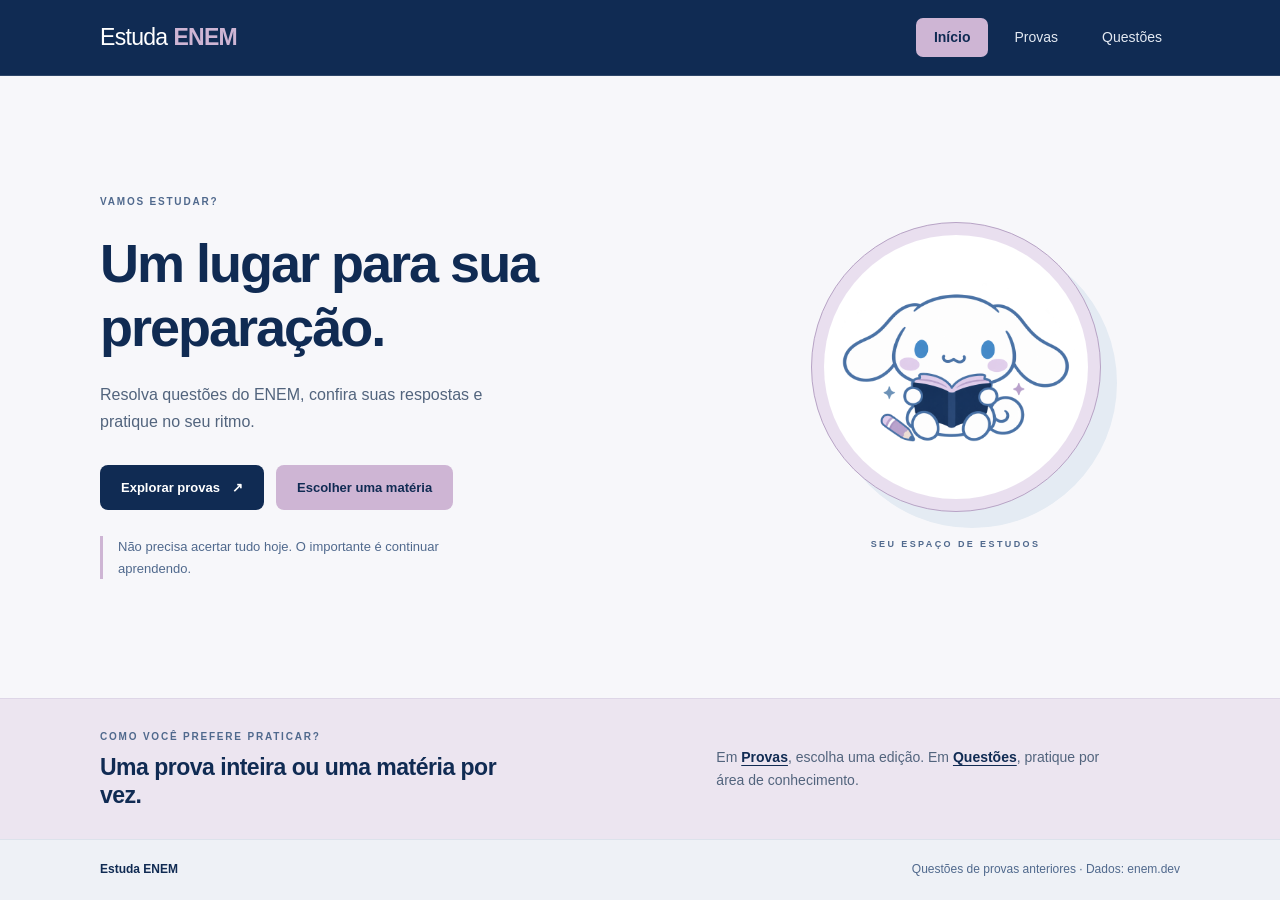
<file: index.html>
<!DOCTYPE html>
<html lang="en">
<head>
  <meta charset="UTF-8">
  <meta name="viewport" content="width=device-width, initial-scale=1.0">
  <meta name="theme-color" content="#102b53">
  <title>Estuda ENEM</title>
  <link rel="icon" type="image/png" href="assets/logo2.png">
  <link rel="stylesheet" href="style.css">
  <script src="script.js" defer></script>
</head>

<body data-page="inicio">
  <header class="header">
    <div class="container header-inner">
      <a class="brand" href="index.html">
        Estuda <strong>ENEM</strong>
      </a>

      <button
        class="menu-toggle"
        id="menuToggle"
        type="button"
        aria-label="Abrir menu"
        aria-controls="nav"
        aria-expanded="false"
      >☰</button>

      <nav class="nav" id="nav" aria-label="Navegação principal">
        <a class="nav-link active" href="index.html" aria-current="page">
          Início
        </a>
        <a class="nav-link" href="provas.html">Provas</a>
        <a class="nav-link" href="questoes.html">Questões</a>
      </nav>
    </div>
  </header>

  <main class="home-main">
    <section class="home container">
      <div class="home-content">
        <span class="eyebrow">VAMOS ESTUDAR?</span>

        <h1>Um lugar para sua preparação.</h1>

        <p class="home-description">
          Resolva questões do ENEM, confira suas respostas e
          pratique no seu ritmo.
        </p>

        <div class="home-actions">
          <a class="btn btn-primary" href="provas.html">
            Explorar provas <span aria-hidden="true">↗</span>
          </a>

          <a class="btn btn-lavender" href="questoes.html">
            Escolher uma matéria
          </a>
        </div>

        <p class="home-message">
          Não precisa acertar tudo hoje. O importante é continuar aprendendo.
        </p>
      </div>

      <div class="home-identity">
        <div class="logo-frame">
          <img
            class="home-logo"
            src="assets/logo.png"
            alt="Logo Estuda ENEM"
          >
        </div>

        <span class="identity-caption">SEU ESPAÇO DE ESTUDOS</span>
      </div>
    </section>

    <section class="study-note">
      <div class="container study-note-inner">
        <div>
          <span class="section-kicker">COMO VOCÊ PREFERE PRATICAR?</span>
          <h2>Uma prova inteira ou uma matéria por vez.</h2>
        </div>

        <p>
          Em <a href="provas.html">Provas</a>, escolha uma edição.
          Em <a href="questoes.html">Questões</a>, pratique por área de conhecimento.
        </p>
      </div>
    </section>
  </main>

  <footer class="footer">
    <div class="container footer-inner">
      <span>Estuda ENEM</span>
      <span>Questões de provas anteriores · Dados: enem.dev</span>
    </div>
  </footer>
</body>

</html>
</file>
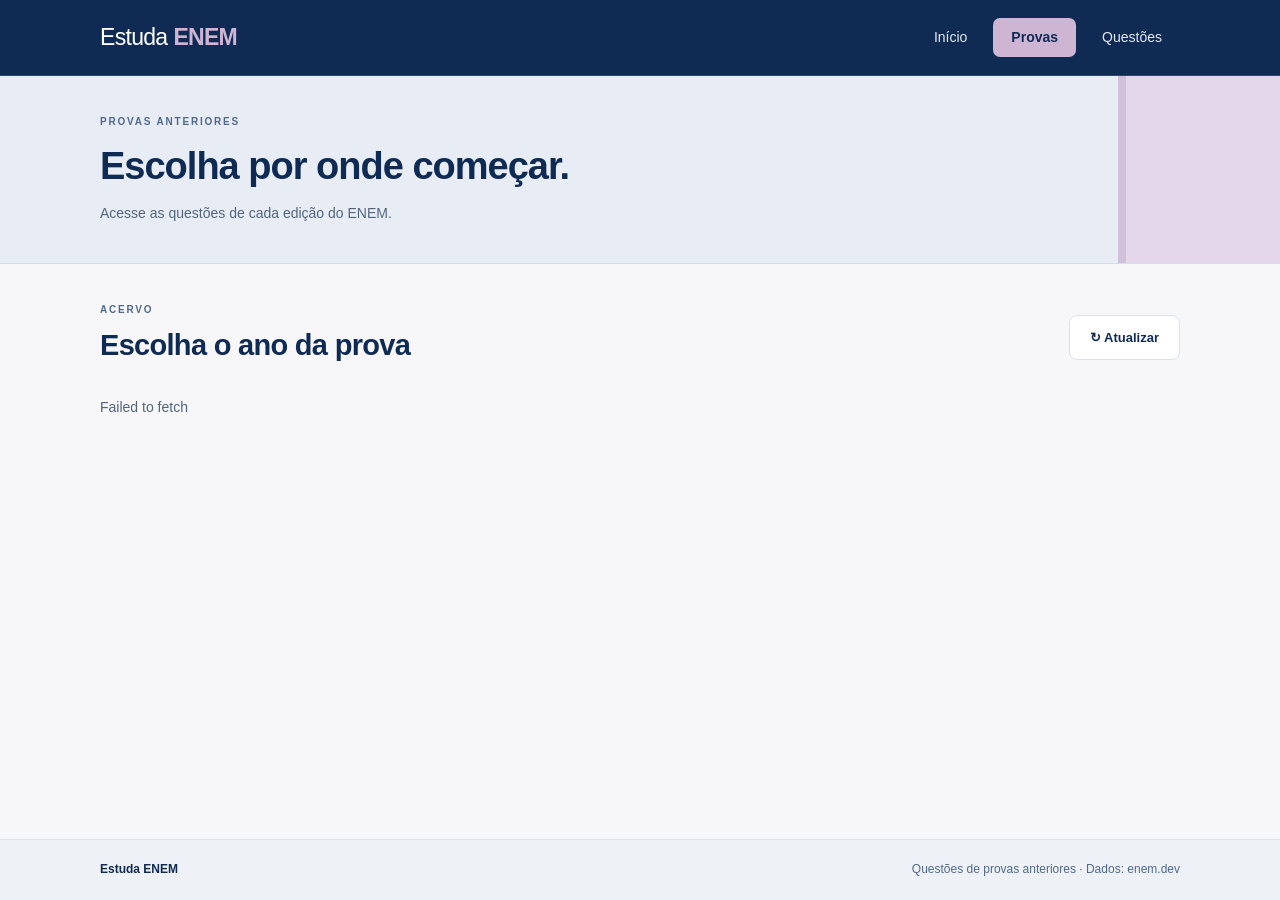
<file: provas.html>
<!DOCTYPE html>
<html lang="en">
<head>
  <meta charset="UTF-8">
  <meta name="viewport" content="width=device-width, initial-scale=1.0">
  <meta name="theme-color" content="#102b53">
  <title>Provas do Estuda ENEM</title>
  <link rel="icon" type="image/png" href="assets/logo2.png">
  <link rel="stylesheet" href="style.css">
  <script src="script.js" defer></script>
</head>

<body data-page="provas">
  <header class="header">
    <div class="container header-inner">
      <a class="brand" href="index.html">
        Estuda <strong>ENEM</strong>
      </a>

      <button
        class="menu-toggle"
        id="menuToggle"
        type="button"
        aria-label="Abrir menu"
        aria-controls="nav"
        aria-expanded="false"
      >☰</button>

      <nav class="nav" id="nav" aria-label="Navegação principal">
        <a class="nav-link" href="index.html">Início</a>
        <a class="nav-link active" href="provas.html" aria-current="page">
          Provas
        </a>
        <a class="nav-link" href="questoes.html">Questões</a>
      </nav>
    </div>
  </header>

  <main>
    <section class="page-banner">
      <div class="container">
        <span class="eyebrow">PROVAS ANTERIORES</span>
        <h1>Escolha por onde começar.</h1>
        <p>Acesse as questões de cada edição do ENEM.</p>
      </div>
    </section>

    <section class="section container" id="anos">
      <div class="section-heading heading-row">
        <div>
          <span class="section-kicker">ACERVO</span>
          <h2>Escolha o ano da prova</h2>
        </div>

        <button class="btn btn-secondary" id="reloadExams" type="button">
          ↻ Atualizar
        </button>
      </div>

      <p class="status" id="examsStatus" role="status"></p>
      <div class="cards-grid" id="examsGrid"></div>
    </section>

    <section class="section section-soft" id="practiceSection" hidden>
      <div class="container practice-container">
        <div class="section-heading">
          <span class="section-kicker">PRÁTICA</span>
          <h2 id="practiceTitle">Questões da prova</h2>
          <p>Selecione uma alternativa para conferir sua resposta.</p>
        </div>

        <div class="question-toolbar">
          <span id="questionCount">Nenhuma questão carregada.</span>
          <a class="text-link" href="#anos">Escolher outro ano ↑</a>
        </div>

        <p class="status" id="questionsStatus" role="status"></p>
        <div class="questions-list" id="questionsList"></div>

        <div class="load-more">
          <button class="btn btn-primary" id="moreQuestions" type="button" hidden>
            Carregar mais questões
          </button>
        </div>
      </div>
    </section>
  </main>

  <footer class="footer">
    <div class="container footer-inner">
      <span>Estuda ENEM</span>
      <span>Questões de provas anteriores · Dados: enem.dev</span>
    </div>
  </footer>
</body>

</html>
</file>
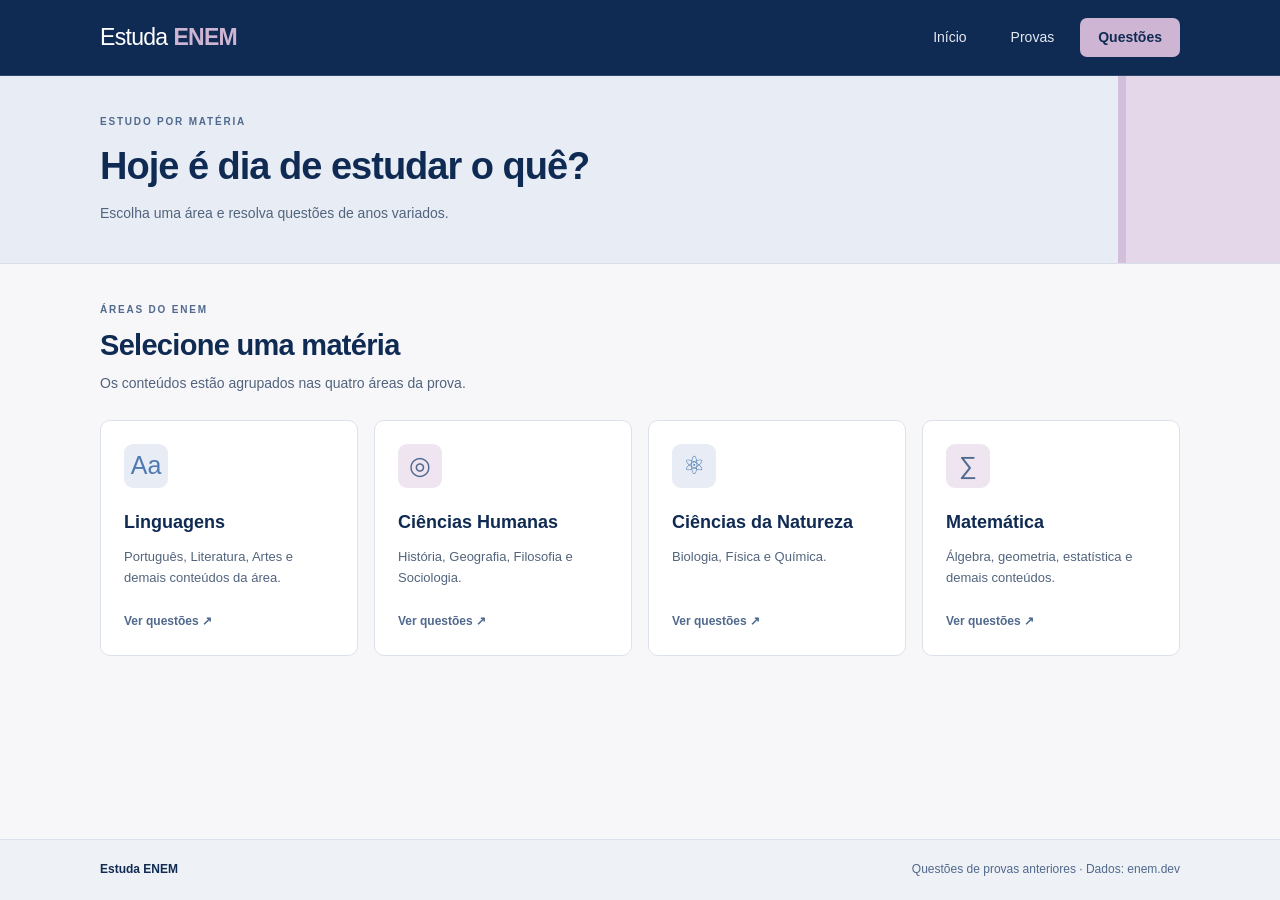
<file: questoes.html>
<!DOCTYPE html>
<html lang="en">
<head>
  <meta charset="UTF-8">
  <meta name="viewport" content="width=device-width, initial-scale=1.0">
  <meta name="theme-color" content="#102b53">
  <title>Questões do Estuda ENEM</title>
  <link rel="icon" type="image/png" href="assets/logo2.png">
  <link rel="stylesheet" href="style.css">
  <script src="script.js" defer></script>
</head>

<body data-page="questoes">
  <header class="header">
    <div class="container header-inner">
      <a class="brand" href="index.html">
        Estuda <strong>ENEM</strong>
      </a>

      <button
        class="menu-toggle"
        id="menuToggle"
        type="button"
        aria-label="Abrir menu"
        aria-controls="nav"
        aria-expanded="false"
      >☰</button>

      <nav class="nav" id="nav" aria-label="Navegação principal">
        <a class="nav-link" href="index.html">Início</a>
        <a class="nav-link" href="provas.html">Provas</a>
        <a class="nav-link active" href="questoes.html" aria-current="page">
          Questões
        </a>
      </nav>
    </div>
  </header>

  <main>
    <section class="page-banner">
      <div class="container">
        <span class="eyebrow">ESTUDO POR MATÉRIA</span>
        <h1>Hoje é dia de estudar o quê?</h1>
        <p>Escolha uma área e resolva questões de anos variados.</p>
      </div>
    </section>

    <section class="section container" id="materias">
      <div class="section-heading">
        <span class="section-kicker">ÁREAS DO ENEM</span>
        <h2>Selecione uma matéria</h2>
        <p>Os conteúdos estão agrupados nas quatro áreas da prova.</p>
      </div>

      <div class="subjects-grid">
        <button
          class="subject-card"
          data-subject="linguagens"
          type="button"
          aria-pressed="false"
        >
          <span class="subject-symbol" aria-hidden="true">Aa</span>
          <strong>Linguagens</strong>
          <span class="subject-description">
            Português, Literatura, Artes e demais conteúdos da área.
          </span>
          <span class="card-link">Ver questões ↗</span>
        </button>

        <button
          class="subject-card"
          data-subject="ciencias-humanas"
          type="button"
          aria-pressed="false"
        >
          <span class="subject-symbol" aria-hidden="true">◎</span>
          <strong>Ciências Humanas</strong>
          <span class="subject-description">
            História, Geografia, Filosofia e Sociologia.
          </span>
          <span class="card-link">Ver questões ↗</span>
        </button>

        <button
          class="subject-card"
          data-subject="ciencias-natureza"
          type="button"
          aria-pressed="false"
        >
          <span class="subject-symbol" aria-hidden="true">⚛</span>
          <strong>Ciências da Natureza</strong>
          <span class="subject-description">
            Biologia, Física e Química.
          </span>
          <span class="card-link">Ver questões ↗</span>
        </button>

        <button
          class="subject-card"
          data-subject="matematica"
          type="button"
          aria-pressed="false"
        >
          <span class="subject-symbol" aria-hidden="true">∑</span>
          <strong>Matemática</strong>
          <span class="subject-description">
            Álgebra, geometria, estatística e demais conteúdos.
          </span>
          <span class="card-link">Ver questões ↗</span>
        </button>
      </div>

      <p class="status" id="subjectsStatus" role="status"></p>
    </section>

    <section class="section section-soft" id="practiceSection" hidden>
      <div class="container practice-container">
        <div class="section-heading">
          <span class="section-kicker">HORA DE PRATICAR</span>
          <h2 id="practiceTitle">Questões</h2>
          <p>Selecione uma alternativa para conferir sua resposta.</p>
        </div>

        <div class="question-toolbar">
          <span id="questionCount">Nenhuma questão carregada.</span>
          <a class="text-link" href="#materias">Escolher outra área ↑</a>
        </div>

        <p class="status" id="questionsStatus" role="status"></p>
        <div class="questions-list" id="questionsList"></div>

        <div class="load-more">
          <button class="btn btn-primary" id="moreQuestions" type="button" hidden>
            Carregar mais questões
          </button>
        </div>
      </div>
    </section>
  </main>

  <footer class="footer">
    <div class="container footer-inner">
      <span>Estuda ENEM</span>
      <span>Questões de provas anteriores · Dados: enem.dev</span>
    </div>
  </footer>
</body>

</html>
</file>
<file: style.css>
:root {
  --navy: #102b53;
  --slate: #50698d;
  --lavender: #ceb5d4;
  --blue: #4e7ab1;
  --sky: #7d9fc0;
  --paper: #f7f7fa;
  --white: #ffffff;
  --line: #dce2eb;
  --muted: #52647d;
}

* {
  box-sizing: border-box;
}

html {
  scroll-behavior: smooth;
  scroll-padding-top: 100px;
}

body {
  min-height: 100vh;
  margin: 0;
  padding-top: 76px;
  display: flex;
  flex-direction: column;
  background: var(--paper);
  color: var(--navy);
  font: 15px/1.65 "Segoe UI", Arial, sans-serif;
}

main {
  flex: 1;
}

h1, h2, h3, p {
  margin: 0;
}

h1, h2, h3 {
  line-height: 1.2;
}

a {
  color: inherit;
  text-decoration: none;
}

button, select, input {
  font: inherit;
}

button, a {
  -webkit-tap-highlight-color: transparent;
  touch-action: manipulation;
}

button {
  cursor: pointer;
}

img {
  max-width: 100%;
}

[hidden] {
  display: none !important;
}

:focus-visible {
  outline: 3px solid var(--blue);
  outline-offset: 4px;
}

.container {
  width: min(1080px, calc(100% - 48px));
  margin-inline: auto;
}

.header {
  position: fixed;
  inset: 0 0 auto;
  height: 76px;
  z-index: 100;
  background: var(--navy);
  border-bottom: 1px solid #ffffff20;
}

.header-inner {
  height: 100%;
  display: flex;
  align-items: center;
  justify-content: space-between;
  gap: 24px;
}

.brand {
  display: inline-flex;
  align-items: baseline;
  gap: 6px;
  color: white;
  font-size: 23px;
  font-weight: 450;
  letter-spacing: -.7px;
  white-space: nowrap;
}

.brand strong {
  color: var(--lavender);
  font-weight: 700;
}

.nav {
  display: flex;
  align-items: center;
  gap: 8px;
}

.nav-link {
  padding: 8px 18px;
  border-radius: 7px;
  color: #e3e9f2;
  font-size: 14px;
  transition: background .18s, color .18s;
}

.nav-link:hover {
  background: #ffffff12;
  color: white;
}

.nav-link.active {
  background: var(--lavender);
  color: var(--navy);
  font-weight: 650;
}

.menu-toggle {
  display: none;
  width: 42px;
  height: 42px;
  padding: 0;
  border: 1px solid #ffffff40;
  border-radius: 7px;
  background: transparent;
  color: white;
  font-size: 23px;
}

.home-main {
  display: flex;
  flex-direction: column;
}

.home {
  flex: 1;
  display: grid;
  grid-template-columns: 1.25fr 1fr;
  align-items: center;
  gap: 70px;
  padding-block: 75px;
}

.eyebrow, .section-kicker {
  display: block;
  color: var(--slate);
  font-size: 10px;
  font-weight: 750;
  letter-spacing: 1.8px;
}

.home .eyebrow {
  margin-bottom: 20px;
}

.home h1 {
  max-width: 520px;
  margin-bottom: 22px;
  font-size: clamp(36px, 4.6vw, 54px);
  font-weight: 600;
  letter-spacing: -2px;
}

.home-description {
  max-width: 410px;
  color: var(--muted);
  font-size: 16px;
}

.home-actions {
  display: flex;
  flex-wrap: wrap;
  gap: 12px;
  margin-top: 30px;
}

.home-message {
  max-width: 400px;
  margin-top: 26px;
  padding-left: 15px;
  border-left: 3px solid var(--lavender);
  color: var(--slate);
  font-size: 13px;
}

.home-identity {
  display: flex;
  align-items: center;
  flex-direction: column;
  gap: 25px;
}

.logo-frame {
  width: min(290px, 100%);
  aspect-ratio: 1;
  padding: 12px;
  border: 1px solid #b7a3c5;
  border-radius: 50%;
  background: #e9dfef;
  box-shadow: 16px 16px 0 #e4ebf3;
}

.home-logo {
  display: block;
  width: 100%;
  height: 100%;
  border-radius: 50%;
  background: white;
  object-fit: contain;
}

.identity-caption {
  color: var(--slate);
  font-size: 9px;
  font-weight: 700;
  letter-spacing: 2.4px;
}

.study-note {
  padding-block: 30px;
  border-top: 1px solid #ded6e7;
  background: #ece5f0;
}

.study-note-inner {
  display: grid;
  grid-template-columns: 1.2fr 1fr;
  align-items: center;
  gap: 60px;
}

.study-note h2 {
  max-width: 430px;
  margin-top: 9px;
  font-size: 23px;
  font-weight: 550;
  letter-spacing: -.5px;
}

.study-note p {
  max-width: 400px;
  color: var(--muted);
  font-size: 14px;
}

.study-note a {
  color: var(--navy);
  font-weight: 650;
  text-decoration: underline;
  text-underline-offset: 3px;
}

.btn {
  display: inline-flex;
  align-items: center;
  justify-content: center;
  gap: 12px;
  min-height: 44px;
  padding: 11px 20px;
  border: 1px solid transparent;
  border-radius: 8px;
  font-size: 13px;
  font-weight: 650;
  text-align: center;
  transition: background .18s, border-color .18s;
}

.btn-primary {
  background: var(--navy);
  color: white;
}

.btn-primary:hover:not(:disabled) {
  background: var(--slate);
}

.btn-lavender {
  background: var(--lavender);
  color: var(--navy);
}

.btn-lavender:hover {
  background: #bea1c7;
}

.btn-secondary {
  border-color: var(--line);
  background: white;
  color: var(--navy);
}

.btn-secondary:hover:not(:disabled) {
  border-color: var(--sky);
  background: #edf2f7;
}

.btn:disabled {
  opacity: .6;
  cursor: wait;
}

.page-banner {
  position: relative;
  overflow: hidden;
  padding-block: 38px;
  background: #e8edf5;
  border-bottom: 1px solid #d8dfeb;
}

.page-banner::after {
  content: "";
  position: absolute;
  right: 0;
  top: 0;
  bottom: 0;
  width: 12%;
  background: #e3d7e9;
  border-left: 8px solid #d2bfdc;
}

.page-banner .container {
  position: relative;
  z-index: 1;
}

.page-banner .eyebrow {
  margin-bottom: 13px;
}

.page-banner h1 {
  max-width: 760px;
  margin-bottom: 13px;
  font-size: clamp(28px, 3.2vw, 38px);
  font-weight: 600;
  letter-spacing: -1px;
}

.page-banner p {
  max-width: 75%;
  color: var(--muted);
  font-size: 14px;
}

.section {
  padding-block: 38px;
}

.section-soft {
  background: #eaf0f6;
  border-top: 1px solid var(--line);
}

.section-heading {
  margin-bottom: 24px;
}

.section-kicker {
  margin-bottom: 9px;
}

.section-heading h2 {
  margin-bottom: 10px;
  font-size: clamp(24px, 2.6vw, 29px);
  font-weight: 600;
  letter-spacing: -.7px;
}

.section-heading p {
  color: var(--muted);
  font-size: 14px;
}

.heading-row {
  display: flex;
  align-items: center;
  justify-content: space-between;
  gap: 20px;
}

.cards-grid {
  display: grid;
  grid-template-columns: repeat(4, minmax(0, 1fr));
  gap: 16px;
}

.exam-card {
  padding: 21px;
  border: 1px solid var(--line);
  border-top: 3px solid var(--sky);
  border-radius: 10px;
  background: white;
  transition: border-color .18s, box-shadow .18s;
}

.exam-card:nth-child(even) {
  border-top-color: var(--lavender);
}

.exam-card:hover {
  border-color: var(--slate);
  box-shadow: 0 6px 18px #102b530a;
}

.exam-label {
  margin-bottom: 12px;
  color: var(--slate);
  font-size: 9px;
  font-weight: 700;
  letter-spacing: 1.3px;
}

.exam-card h3 {
  margin-bottom: 23px;
  font-size: 25px;
  font-weight: 650;
  letter-spacing: -.8px;
}

.exam-card button {
  width: 100%;
  padding: 10px 0 0;
  border: 0;
  border-top: 1px solid #e9edf3;
  background: transparent;
  color: var(--slate);
  font-size: 12px;
  font-weight: 650;
  text-align: left;
}

.exam-card button:hover {
  color: var(--navy);
}

.subjects-grid {
  display: grid;
  grid-template-columns: repeat(4, minmax(0, 1fr));
  gap: 16px;
}

.subject-card {
  display: flex;
  flex-direction: column;
  align-items: flex-start;
  padding: 23px;
  border: 1px solid var(--line);
  border-radius: 10px;
  background: white;
  color: var(--navy);
  text-align: left;
  transition: background .18s, border-color .18s;
}

.subject-symbol {
  display: grid;
  place-items: center;
  width: 44px;
  height: 44px;
  margin-bottom: 23px;
  border-radius: 9px;
  background: #e8edf5;
  color: var(--blue);
  font-size: 25px;
}

.subject-card:nth-child(even) .subject-symbol {
  background: #eee5f1;
  color: var(--slate);
}

.subject-card:hover {
  border-color: var(--sky);
  background: #fafbfd;
}

.subject-card.selected {
  border-color: #b79ac3;
  background: #eee5f1;
}

.subject-card strong {
  margin-bottom: 12px;
  font-size: 18px;
  line-height: 1.3;
}

.subject-description {
  display: block;
  margin-bottom: 23px;
  color: var(--muted);
  font-size: 13px;
}

.card-link {
  margin-top: auto;
  color: var(--slate);
  font-size: 12px;
  font-weight: 650;
}

.practice-container {
  max-width: 920px;
}

.status {
  margin-block: 16px;
  color: var(--muted);
  font-size: 14px;
}

.status:empty, .answer-feedback:empty {
  display: none;
}

.question-toolbar {
  display: flex;
  align-items: center;
  justify-content: space-between;
  flex-wrap: wrap;
  gap: 12px;
  margin-bottom: 22px;
  color: var(--muted);
  font-size: 12px;
}

.text-link {
  color: var(--navy);
  font-weight: 650;
}

.text-link:hover {
  text-decoration: underline;
  text-underline-offset: 4px;
}

.questions-list {
  display: grid;
  gap: 22px;
}

.question-card {
  min-width: 0;
  padding: 30px;
  border: 1px solid var(--line);
  border-radius: 12px;
  background: white;
}

.question-top {
  display: flex;
  align-items: center;
  justify-content: space-between;
  flex-wrap: wrap;
  gap: 10px;
  margin-bottom: 20px;
}

.pill {
  padding: 5px 11px;
  border-radius: 6px;
  background: #eee5f1;
  font-size: 11px;
  font-weight: 650;
}

.question-num {
  color: var(--muted);
  font-size: 12px;
}

.question-card h3 {
  margin-bottom: 22px;
  font-size: 20px;
}

.question-content {
  margin-bottom: 18px;
}

.rich-text {
  display: block;
  white-space: pre-wrap;
  overflow-wrap: anywhere;
  color: #34445c;
  font-size: 15px;
  line-height: 1.8;
}

.question-command {
  color: var(--navy);
  font-weight: 600;
}

.question-image {
  display: block;
  width: auto;
  height: auto;
  max-width: 100%;
  max-height: 600px;
  margin: 18px auto;
  border-radius: 5px;
  object-fit: contain;
}

.alternatives {
  display: grid;
  gap: 10px;
  margin-top: 24px;
}

.alternative {
  display: flex;
  align-items: flex-start;
  gap: 13px;
  width: 100%;
  padding: 15px;
  border: 1px solid var(--line);
  border-radius: 8px;
  background: white;
  text-align: left;
}

.alternative:hover {
  border-color: var(--sky);
  background: #f5f7fb;
}

.alternative-letter {
  display: grid;
  place-items: center;
  flex: 0 0 29px;
  height: 29px;
  border-radius: 6px;
  background: #eaf0f7;
  color: var(--navy);
  font-size: 12px;
  font-weight: 700;
}

.alternative-body {
  flex: 1;
  min-width: 0;
}

.alternative-body .question-image {
  margin: 12px 0;
}

.alternative.selected {
  border-color: var(--slate);
  background: #eee5f1;
}

.alternative.correct {
  border-color: #246345;
  background: #edf7f0;
}

.alternative.incorrect {
  border-color: #a33248;
  background: #fff0f3;
}

.alternative.correct .alternative-letter {
  background: #246345;
  color: white;
}

.alternative.incorrect .alternative-letter {
  background: #a33248;
  color: white;
}

.answer-feedback {
  margin-top: 16px;
  font-size: 14px;
  font-weight: 600;
}

.answer-feedback.success {
  color: #246345;
}

.answer-feedback.error {
  color: #a33248;
}

.load-more {
  display: flex;
  justify-content: center;
  margin-top: 28px;
}

.footer {
  padding-block: 20px;
  border-top: 1px solid var(--line);
  background: #eef1f6;
}

.footer-inner {
  display: flex;
  align-items: center;
  justify-content: space-between;
  gap: 16px;
  color: var(--slate);
  font-size: 12px;
}

.footer-inner > span:first-child {
  color: var(--navy);
  font-weight: 650;
}

@media (max-width: 1000px) {
  .cards-grid, .subjects-grid {
    grid-template-columns: repeat(2, minmax(0, 1fr));
  }
  .home {
    gap: 35px;
  }
}

@media (max-width: 760px) {
  body {
    padding-top: 68px;
  }
  .container {
    width: calc(100% - 32px);
  }
  .header {
    height: 68px;
  }
  .brand {
    font-size: 21px;
  }
  .menu-toggle {
    display: grid;
    place-items: center;
  }
  .nav {
    display: none;
    position: absolute;
    inset: 68px 0 auto;
    padding: 14px 16px;
    border-bottom: 1px solid var(--sky);
    background: var(--navy);
  }
  .nav.open {
    display: grid;
    gap: 6px;
  }
  .nav-link {
    padding: 11px 16px;
  }
  .home {
    grid-template-columns: 1fr;
    gap: 36px;
    padding-block: 42px;
    text-align: center;
  }
  .home-identity {
    grid-row: 1;
    gap: 20px;
  }
  .logo-frame {
    width: 190px;
    padding: 8px;
    box-shadow: 10px 10px 0 #e4ebf3;
  }
  .home h1, .home-description, .home-message {
    margin-inline: auto;
  }
  .home-actions {
    justify-content: center;
  }
  .home-message {
    padding: 15px 0 0;
    border-left: 0;
    border-top: 1px solid #d9cbe1;
  }
  .study-note-inner {
    grid-template-columns: 1fr;
    gap: 16px;
  }
  .study-note h2 {
    font-size: 21px;
  }
  .page-banner {
    padding-block: 30px;
  }
  .page-banner::after {
    width: 5%;
    border-left-width: 4px;
  }
  .page-banner p {
    max-width: 90%;
  }
  .section {
    padding-block: 30px;
  }
  .heading-row {
    align-items: flex-start;
    flex-direction: column;
    gap: 14px;
  }
  .question-card {
    padding: 22px;
  }
  .footer-inner {
    align-items: flex-start;
    flex-direction: column;
    gap: 5px;
  }
}

@media (max-width: 480px) {
  .subjects-grid {
    grid-template-columns: 1fr;
  }
  .cards-grid {
    gap: 10px;
  }
  .exam-card {
    padding: 18px 14px;
  }
  .exam-card h3 {
    font-size: 21px;
  }
  .home-actions {
    flex-direction: column;
  }
  .home-actions .btn {
    width: 100%;
  }
  .question-card {
    padding: 18px;
  }
  .question-top {
    align-items: flex-start;
    flex-direction: column;
  }
  .alternative {
    gap: 10px;
    padding: 12px;
  }
  .rich-text {
    font-size: 14px;
  }
}

@media (prefers-reduced-motion: reduce) {
  html {
    scroll-behavior: auto;
  }
  *, *::before, *::after {
    transition: none !important;
  }
}
</file>
